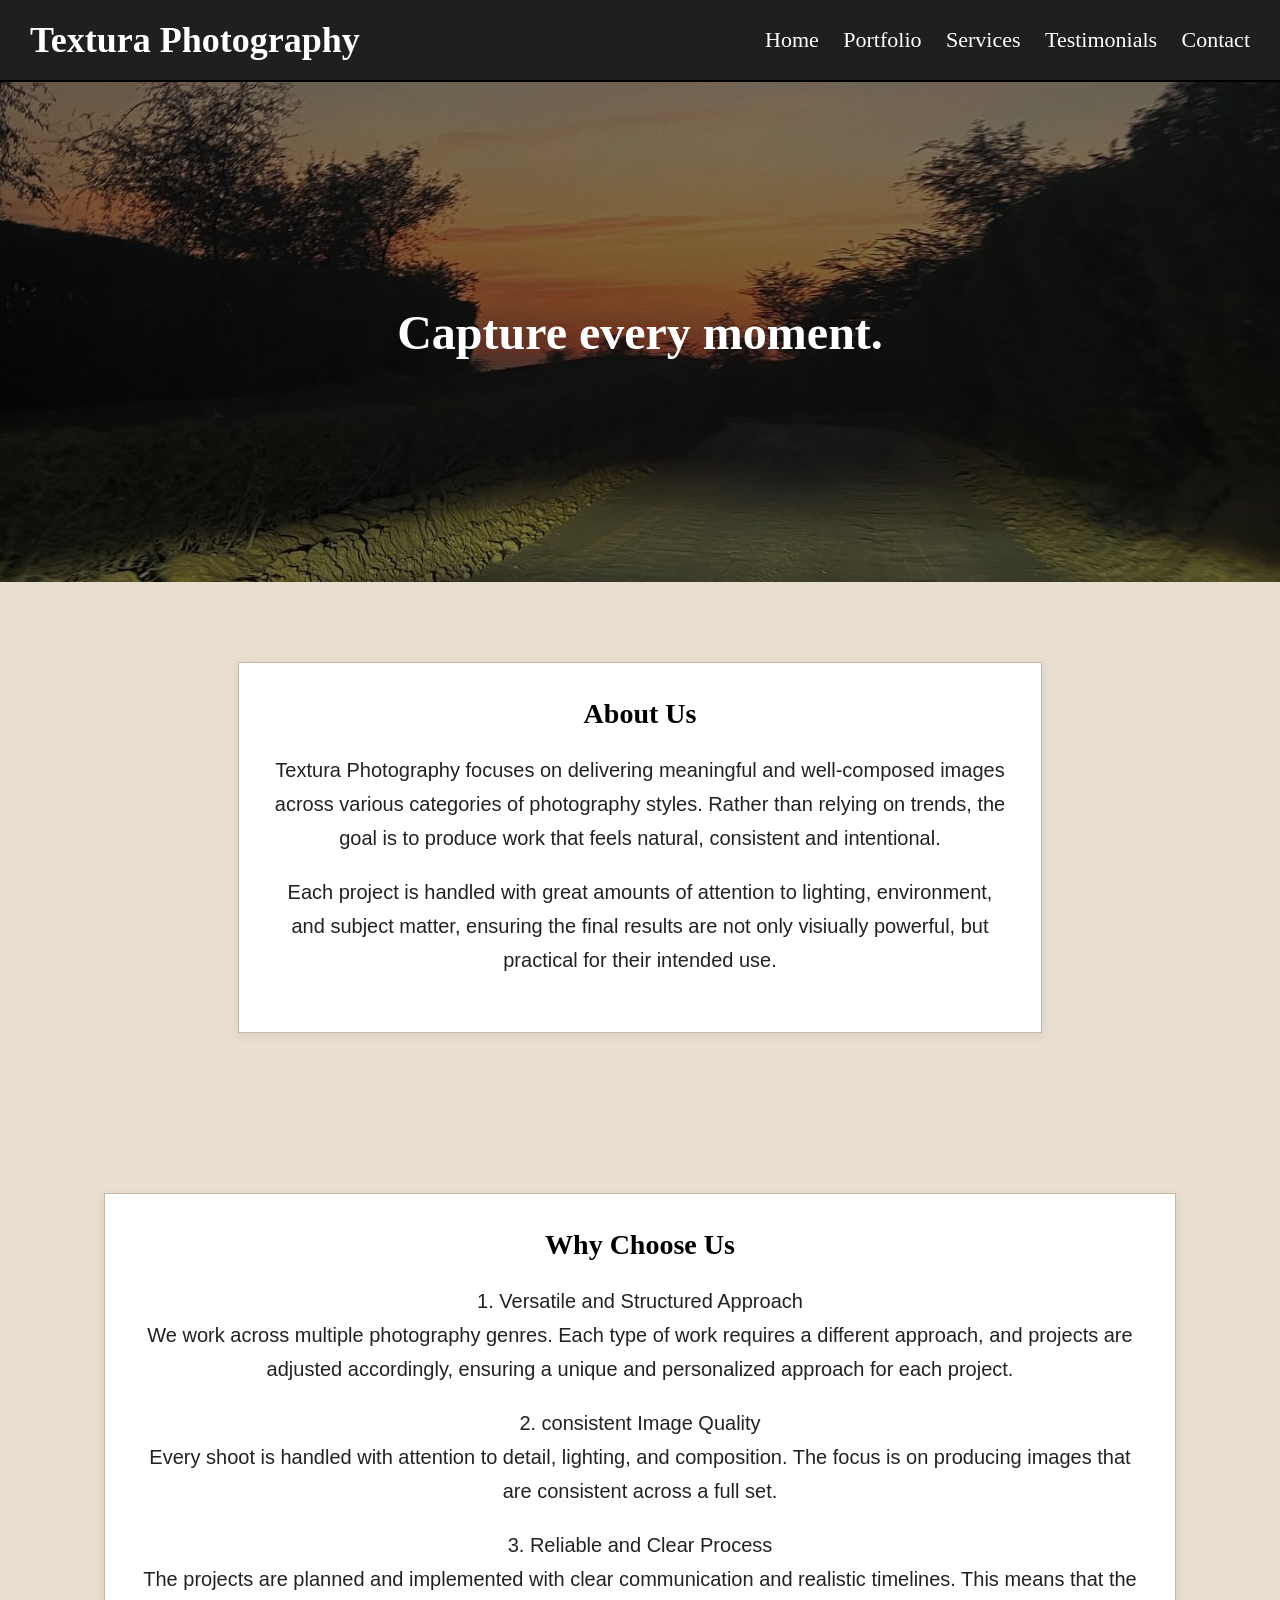
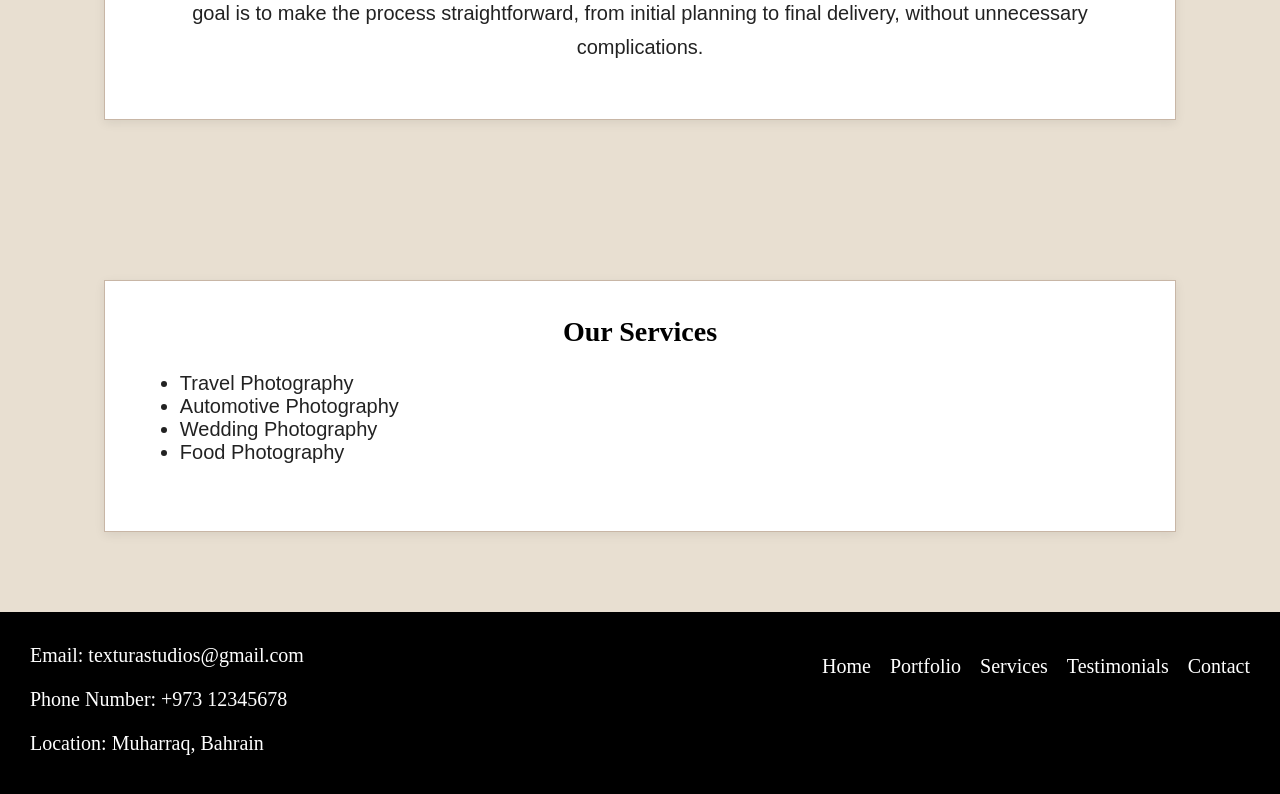
<file: index.html>
<!DOCTYPE html>
<html lang="en">
<head>
    <meta charset="UTF-8">
    <meta name="viewport" content="width=device-width, initial-scale=1.0">
    <title>Textura Photography</title>
    <link rel="stylesheet" href="style.css">
</head>
<body>

    <header>
        <h1>Textura Photography</h1>

        <nav>
            <a href="index.html">Home</a>
            <a href="portfolio.html">Portfolio</a>
            <a href="services.html">Services</a>
            <a href="testimonials.html">Testimonials</a>
            <a href="contact.html">Contact</a>
        </nav>
    </header>
    <section class="slogan">
        <h2>Capture every moment.</h2>
    </section>

    <section class="welcome-content">
        <div class="content-box small">
            <h2>About Us</h2>
            <p>Textura Photography focuses on delivering meaningful and well-composed images across various categories of photography styles. Rather than relying on trends, the goal is to produce work that feels natural, consistent and intentional.
            </p>
            <p>Each project is handled with great amounts of attention to lighting, environment, and subject matter, ensuring the final results are not only visiually powerful, but practical for their intended use.</p>
        </div>
    </section>

    <section class="why-content">
        <div class="content-box large">
            <h2>Why Choose Us</h2>
            <p>1. Versatile and Structured Approach<br />We work across multiple photography genres. Each type of work requires a different approach, and projects are adjusted accordingly, ensuring a unique and personalized approach for each project.</p>
            <p>2. consistent Image Quality<br />Every shoot is handled with attention to detail, lighting, and composition. The focus is on producing images that are consistent across a full set.</p>
            <p>3. Reliable and Clear Process<br />The projects are planned and implemented with clear communication and realistic timelines. This means that the goal is to make the process straightforward, from initial planning to final delivery, without unnecessary complications.</p>
        </div>
    </section>

    <section class="services-content">
        <div class="content-box large">
            <h2>Our Services</h2>
            <ul>
            <li>Travel Photography</li>
            <li>Automotive Photography</li>
            <li>Wedding Photography</li>
            <li> Food Photography</li>
            </ul>
        </div>
    </section>

    <footer>
        <div class="footer-details">
            <p>Email: texturastudios@gmail.com</p>
            <p>Phone Number: +973 12345678</p>
            <p>Location: Muharraq, Bahrain</p>
        </div>

        <div class="footer-nav">
            <a href="index.html">Home</a>
            <a href="portfolio.html">Portfolio</a>
            <a href="services.html">Services</a>
            <a href="testimonials.html">Testimonials</a>
            <a href="contact.html">Contact</a>
        </div>
    </footer>

</body>
</html>
</file>
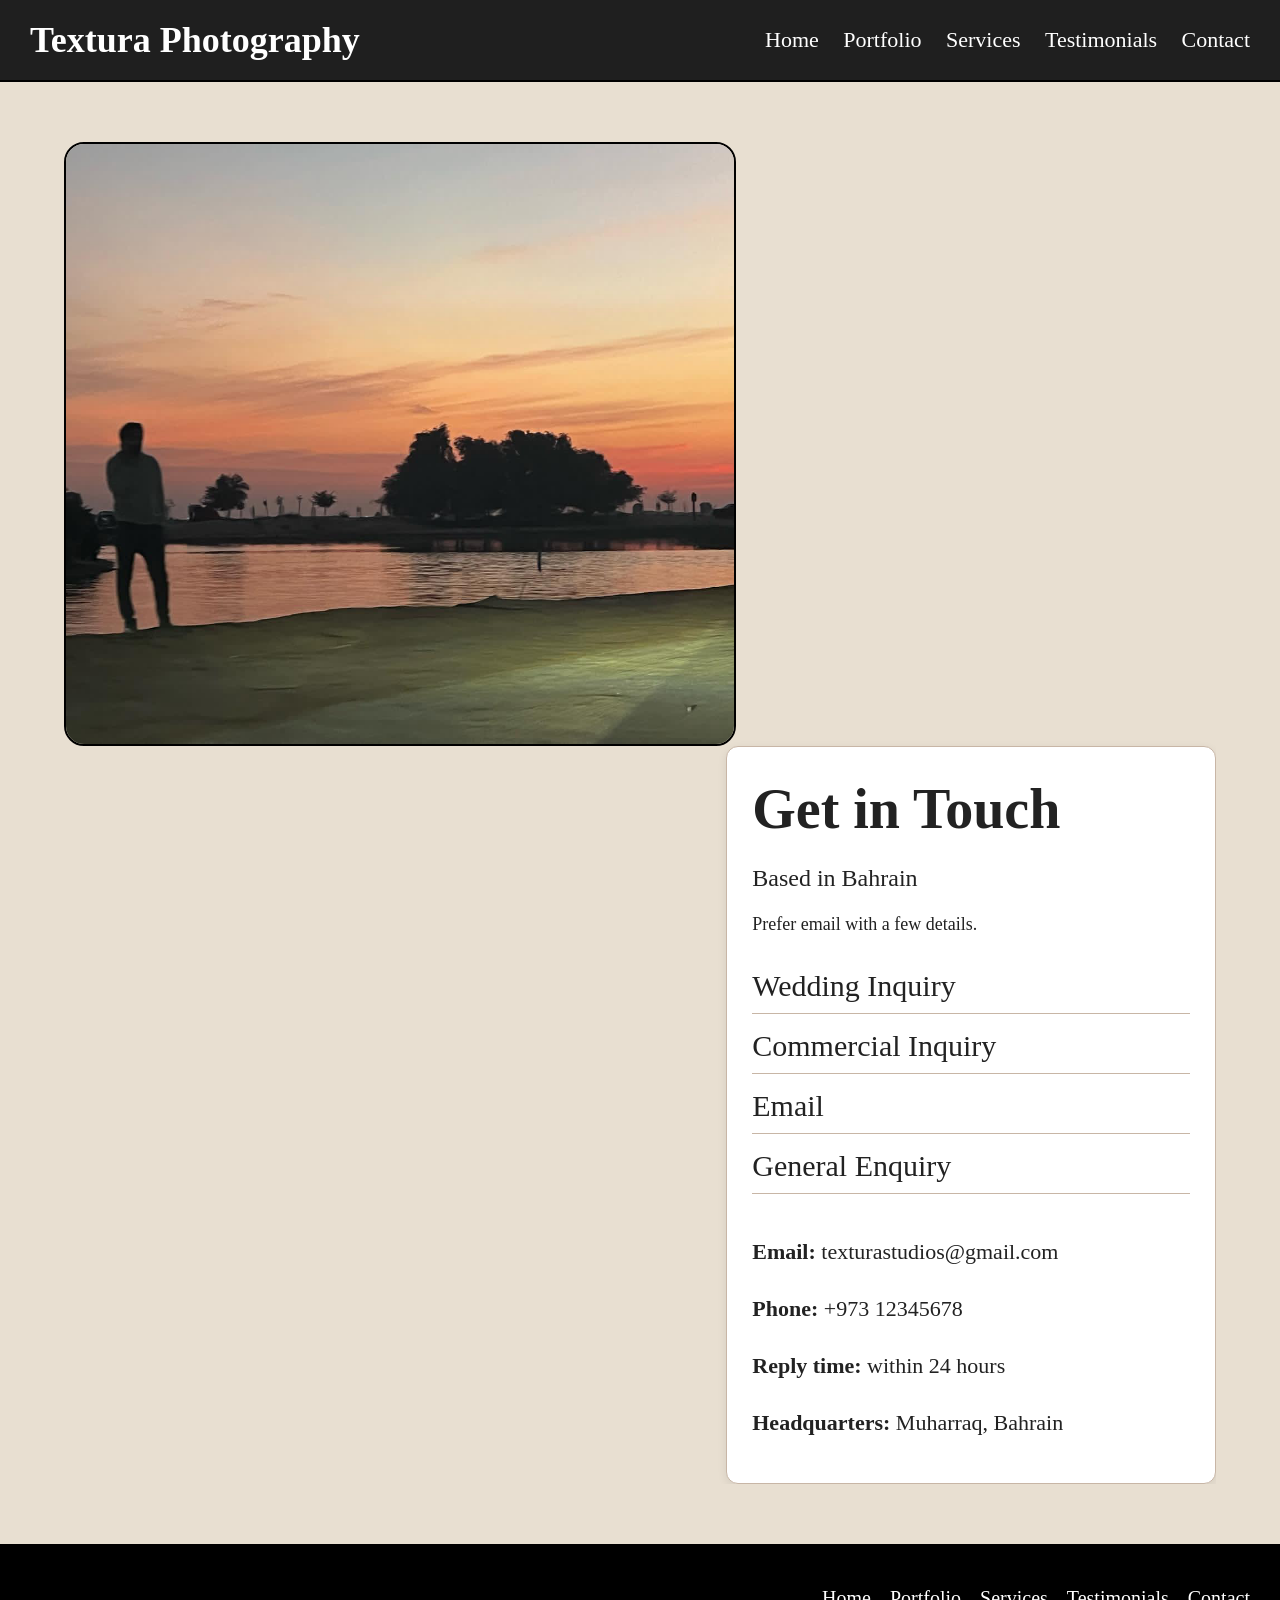
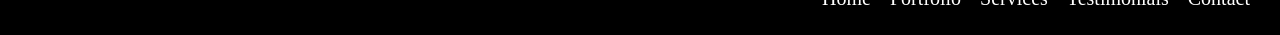
<file: contact.html>
<!DOCTYPE html>
<html lang="en">
<head>
    <meta charset="UTF-8">
    <meta name="viewport" content="width=device-width, initial-scale=1.0">
    <title>Contact - Textura Photography</title>
    <link rel="stylesheet" href="style.css">
</head>
<body>

    <header>
        <h1>Textura Photography</h1>

        <nav>
            <a href="index.html">Home</a>
            <a href="portfolio.html">Portfolio</a>
            <a href="services.html">Services</a>
            <a href="testimonials.html">Testimonials</a>
            <a href="contact.html">Contact</a>
        </nav>
    </header>

    <section class="contact-page">
        <div class="contact-image">
            <img src="images/Contactimage.JPEG" alt="Photography contact image">
        </div>

        <div class="contact-details-box">
            <h2>Get in Touch</h2>

            <p class="contact-location">Based in Bahrain</p>
            <p class="contact-intro">Prefer email with a few details.</p>

            <div class="contact-links">
                <a href="mailto:texturastudios@gmail.com?subject=Wedding%20Inquiry">Wedding Inquiry</a>
                <a href="mailto:texturastudios@gmail.com?subject=Commercial%20Inquiry">Commercial Inquiry</a>
                <a href="mailto:texturastudios@gmail.com">Email</a>
                <a href="mailto:texturastudios@gmail.com?subject=General%20Enquiry">General Enquiry</a>
            </div>

            <div class="contact-info">
                <p><strong>Email:</strong> texturastudios@gmail.com</p>
                <p><strong>Phone:</strong> +973 12345678</p>
                <p><strong>Reply time:</strong> within 24 hours</p>
                <p><strong>Headquarters:</strong> Muharraq, Bahrain</p>
            </div>
        </div>
    </section>

    <footer>

        <div class="footer-nav">
            <a href="index.html">Home</a>
            <a href="portfolio.html">Portfolio</a>
            <a href="services.html">Services</a>
            <a href="testimonials.html">Testimonials</a>
            <a href="contact.html">Contact</a>
        </div>
    </footer>
</file>
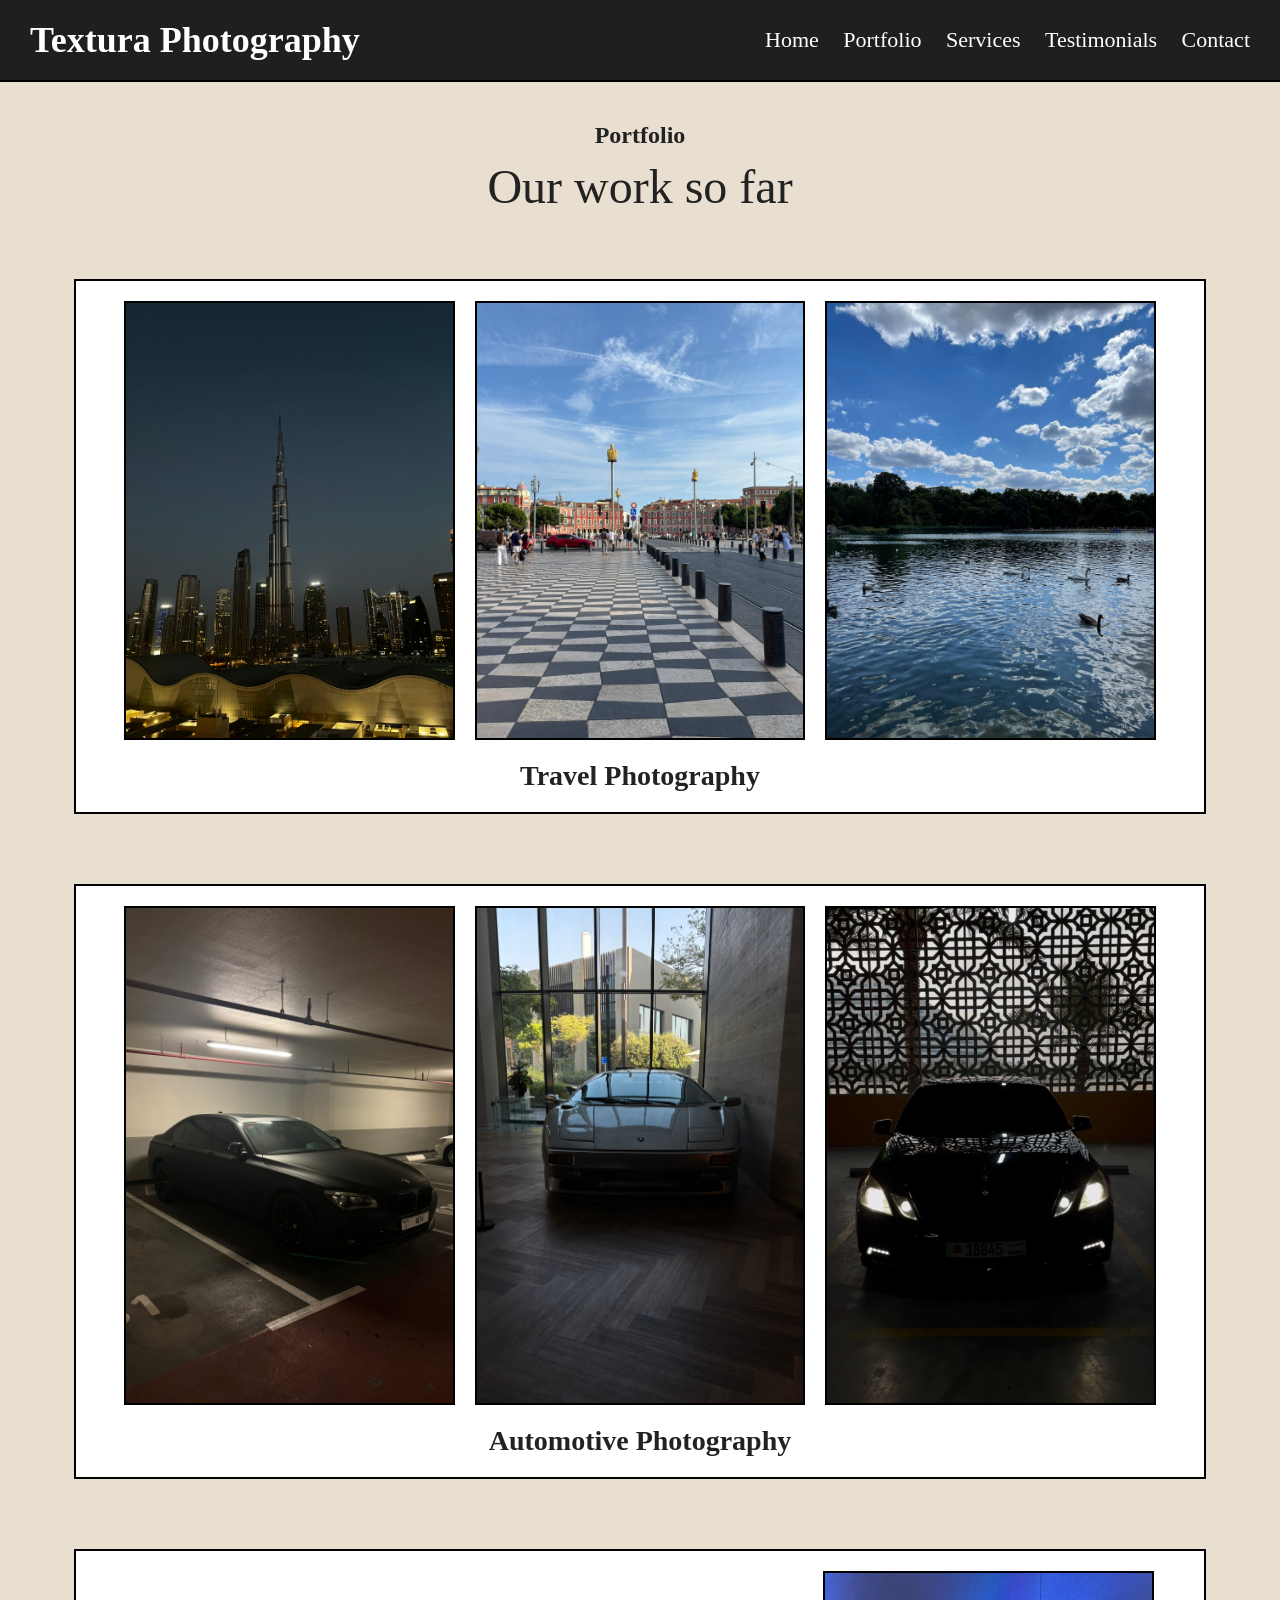
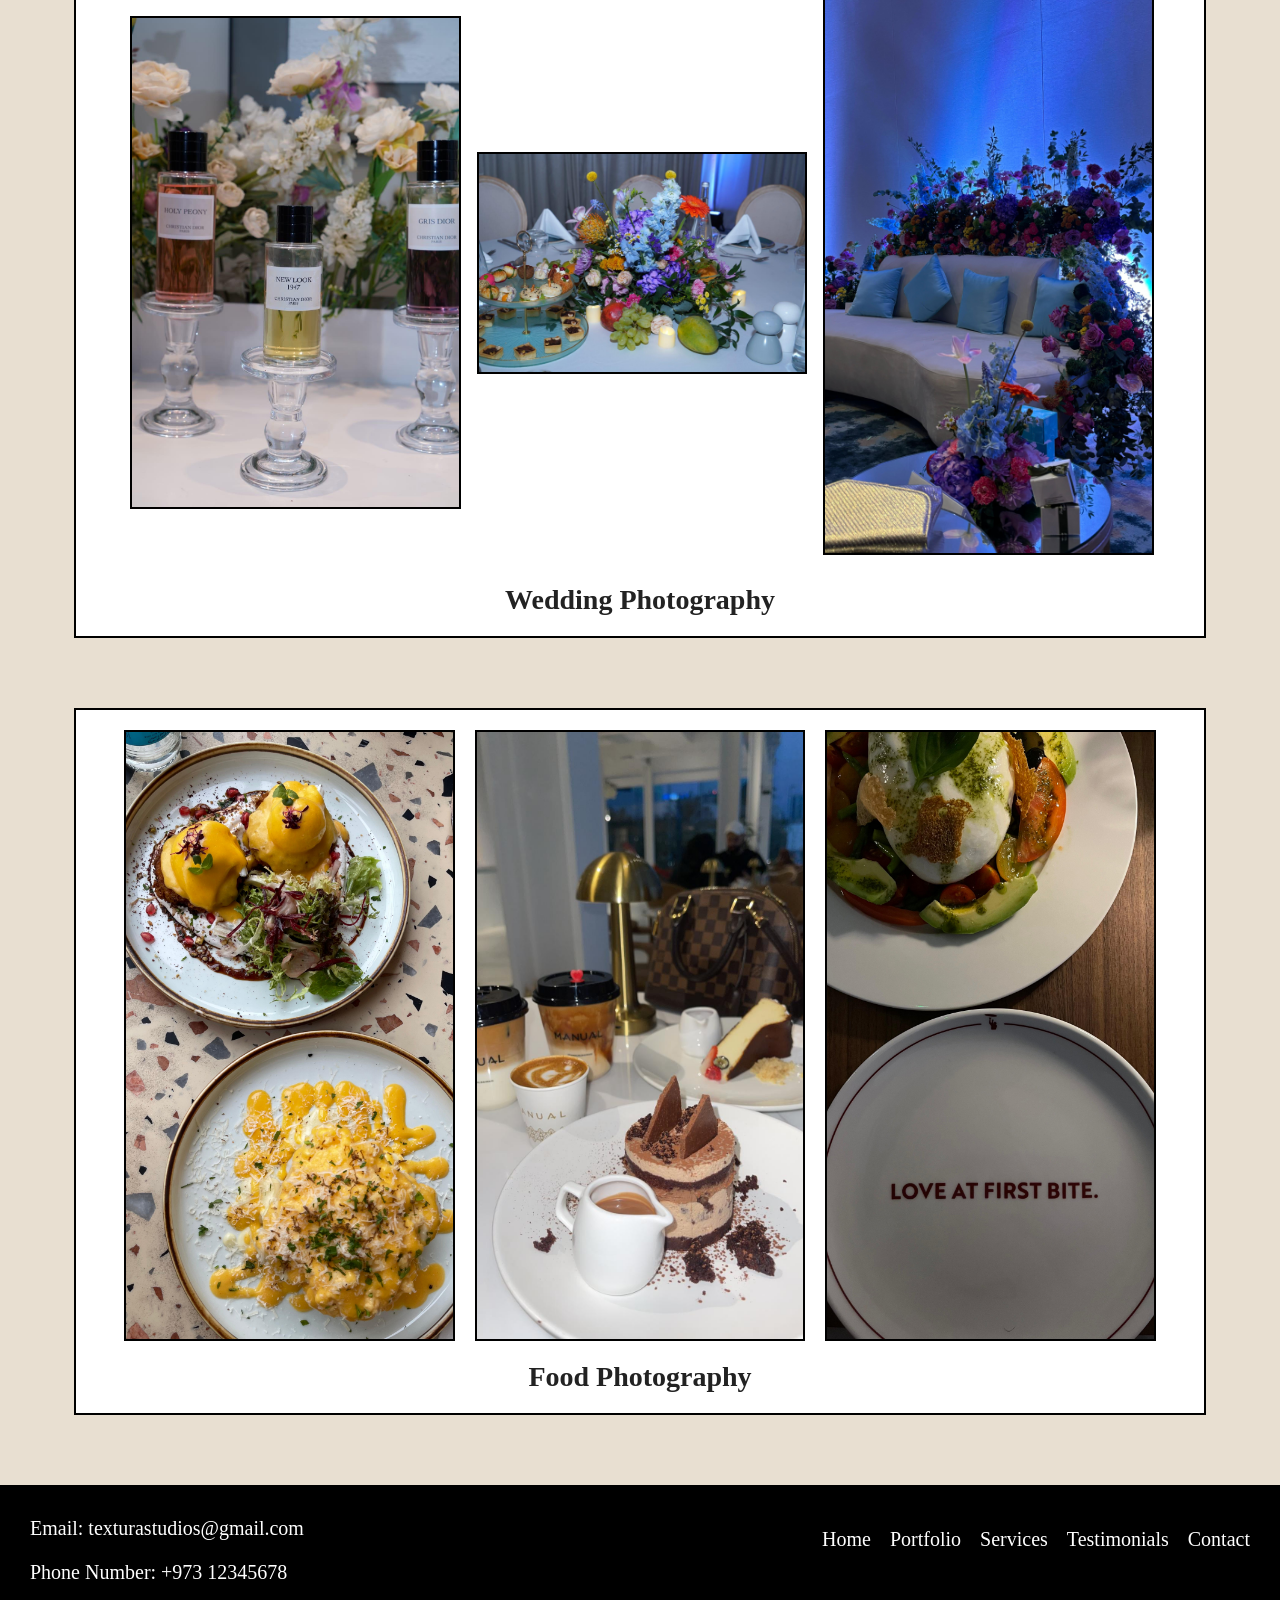
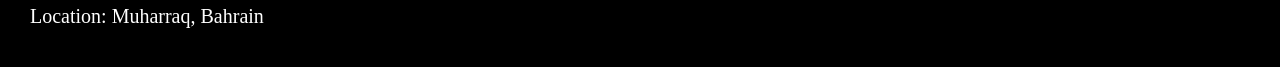
<file: portfolio.html>
<!DOCTYPE html>
<html lang="en">
<head>
    <meta charset="UTF-8">
    <meta name="viewport" content="width=device-width, initial-scale=1.0">
    <title>Portfolio - Textura Photography</title>
    <link rel="stylesheet" href="style.css">
</head>
<body>

    <header>
        <h1>Textura Photography</h1>

        <nav>
            <a href="index.html">Home</a>
            <a href="portfolio.html">Portfolio</a>
            <a href="services.html">Services</a>
            <a href="testimonials.html">Testimonials</a>
            <a href="contact.html">Contact</a>
        </nav>
    </header>

    <section class="portfolio-heading">
        <h2>Portfolio</h2>
        <p>Our work so far</p>
    </section>

    <section class="portfolio-category">
        <div class="portfolio-box">
            <div class="portfolio-images three-column">
                <img src="images/travel1.JPEG" alt="Travel photography image 1">
                <img src="images/travel2.JPEG" alt="Travel photography image 2">
                <img src="images/travel3.JPEG" alt="Travel photography image 3">
            </div>

            <h3>Travel Photography</h3>
        </div>
    </section>

    <section class="portfolio-category">
        <div class="portfolio-box">
            <div class="portfolio-images three-column">
                <img src="images/car1.JPEG" alt="Automotive photography image 1">
                <img src="images/car2.JPEG" alt="Automotive photography image 2">
                <img src="images/car3.png" alt="Automotive photography image 3">
            </div>

            <h3>Automotive Photography</h3>
        </div>
    </section>

    <section class="portfolio-category">
        <div class="portfolio-box">
            <div class="wedding-layout">
              <div class="wedding-left">
                <img src="images/wedding1.JPEG" alt ="Wedding photography image 1">
              </div>
                <div class="wedding-center">
                    <img src="images/wedding3.JPEG" alt="Wedding photography image 3">
                </div>
                <div class="wedding-right">
                    <img src="images/wedding2.JPEG" alt="Wedding photography image 2">
                </div>
              </div>
              <h3>Wedding Photography</h3>
        </div>
    </section>

    <section class="portfolio-category">
        <div class="portfolio-box">
            <div class="portfolio-images three-column">
                <img src="images/food1.JPEG" alt="Food photography image 1">
                <img src="images/food2.JPEG" alt="Food photography image 2">
                <img src="images/food3.JPEG" alt="Food photography image 3">
            </div>

            <h3>Food Photography</h3>
        </div>
    </section>

   <footer>
        <div class="footer-details">
            <p>Email: texturastudios@gmail.com</p>
            <p>Phone Number: +973 12345678</p>
            <p>Location: Muharraq, Bahrain</p>
        </div>

        <div class="footer-nav">
            <a href="index.html">Home</a>
            <a href="portfolio.html">Portfolio</a>
            <a href="services.html">Services</a>
            <a href="testimonials.html">Testimonials</a>
            <a href="contact.html">Contact</a>
        </div>
    </footer>

</body>
</html>
</file>
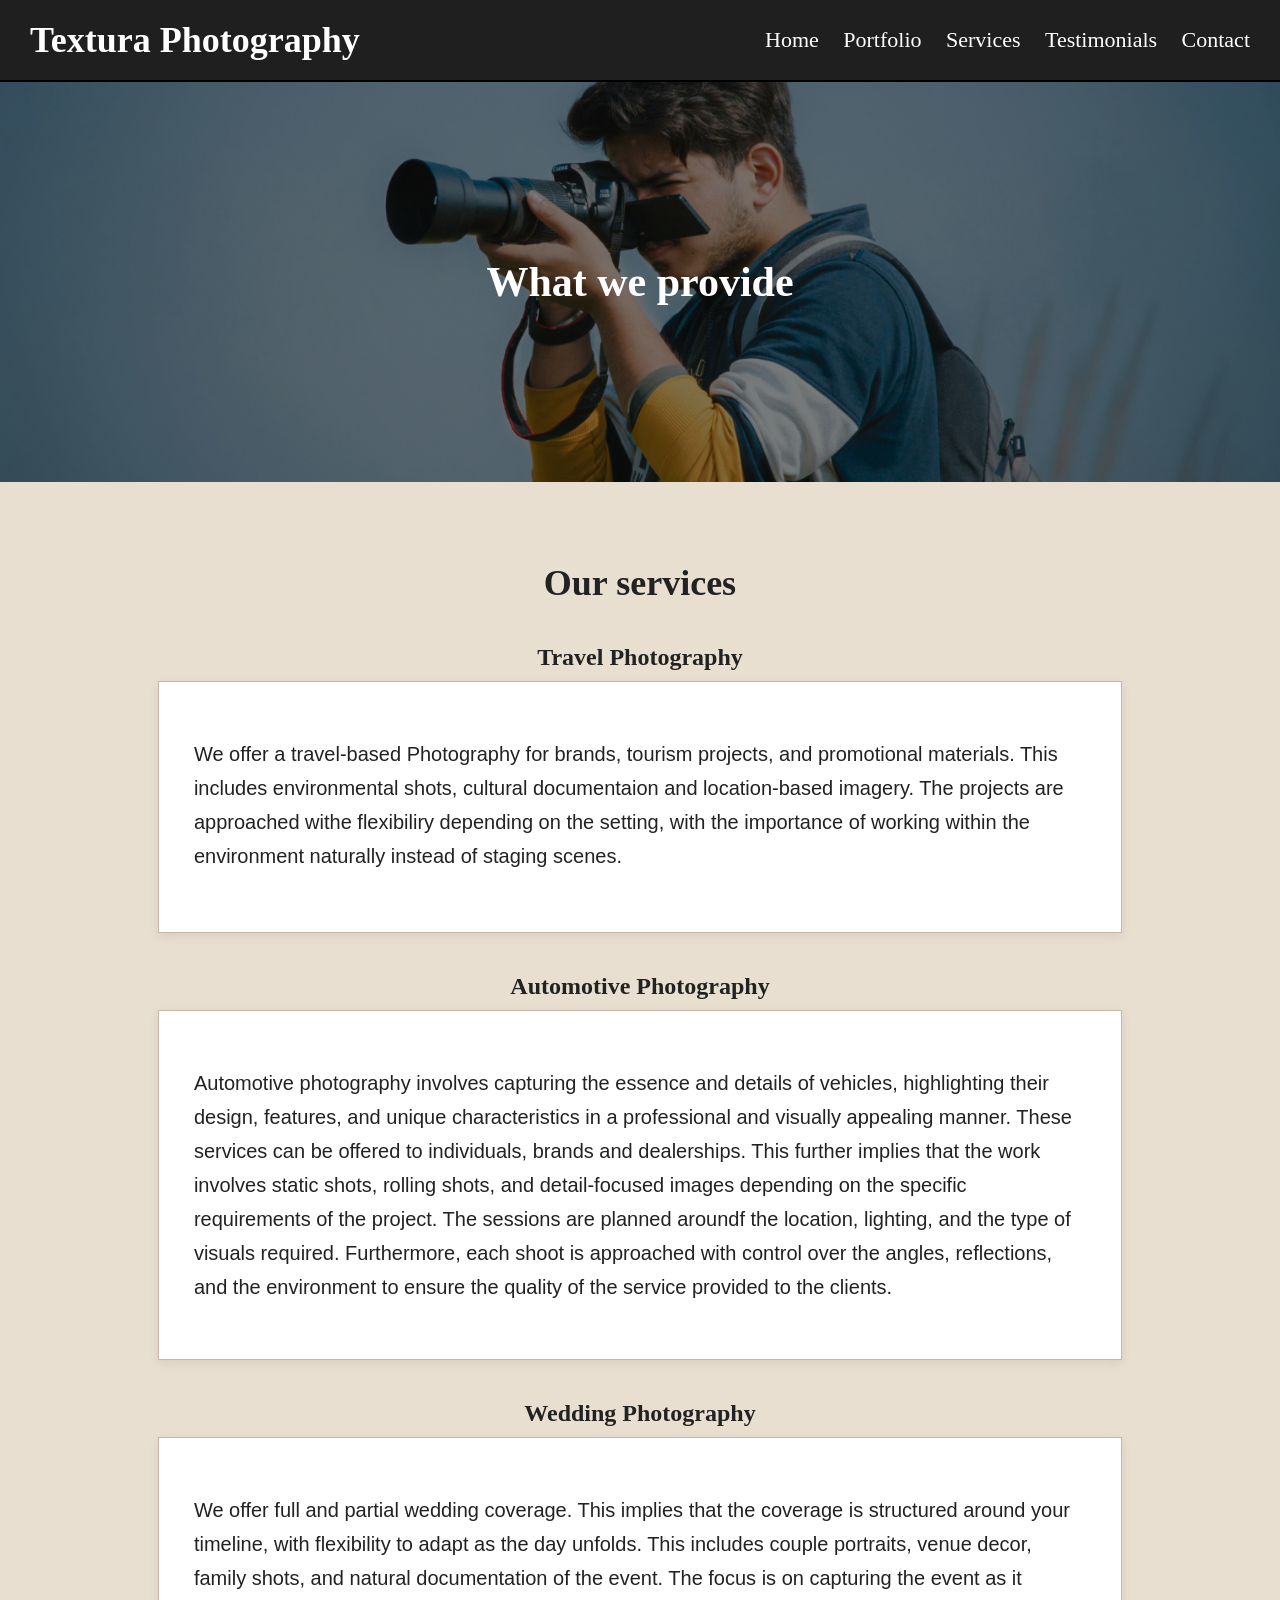
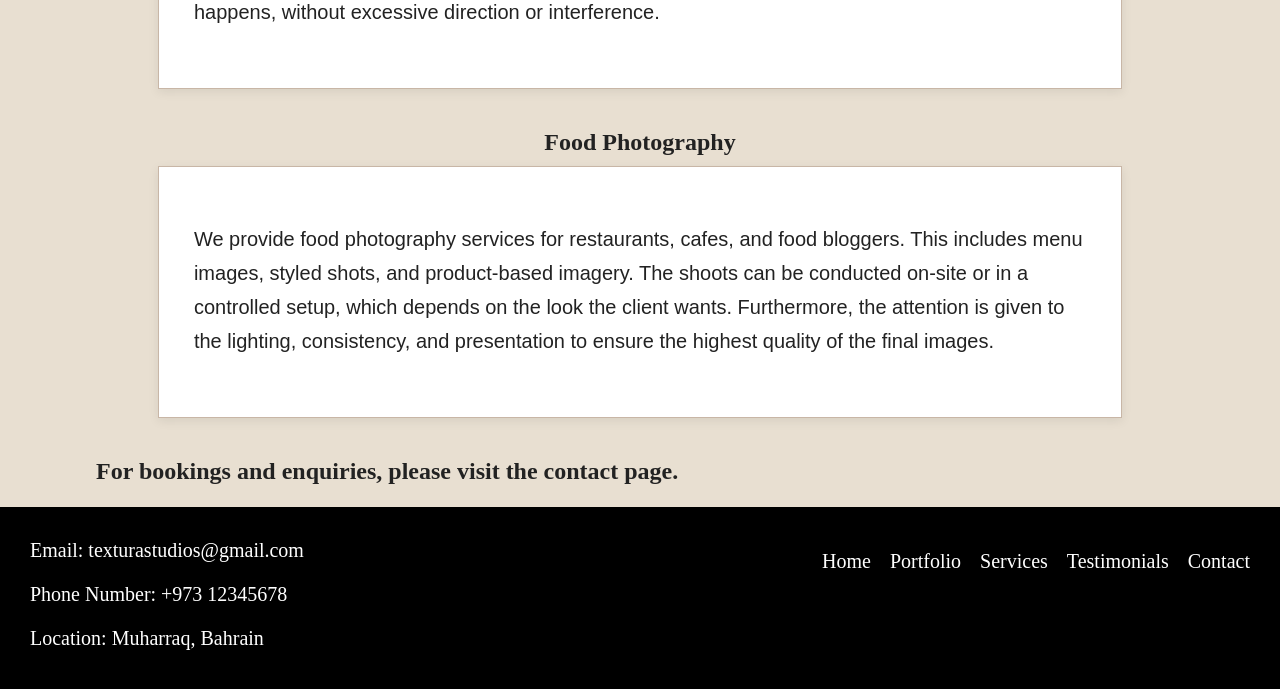
<file: services.html>
<!DOCTYPE html>
<html lang="en">
<head>
    <meta charset="UTF-8">
    <meta name="viewport" content="width=device-width, initial-scale=1.0">
    <title>Services - Textura Photography</title>
    <link rel="stylesheet" href="style.css">
</head>
<body>

    <header>
        <h1>Textura Photography</h1>

        <nav>
            <a href="index.html">Home</a>
            <a href="portfolio.html">Portfolio</a>
            <a href="services.html">Services</a>
            <a href="testimonials.html">Testimonials</a>
            <a href="contact.html">Contact</a>
        </nav>
    </header>

    <section class="services-image">
        <h2>What we provide</h2>
    </section>

    <section class="services-heading">
        <h2>Our services</h2>
    </section>

    <section class="service-block">
        <h3>Travel Photography</h3>
        <div class="content-box large">
            <p>We offer a travel-based Photography for brands, tourism projects, and promotional materials. This includes environmental shots, cultural documentaion and location-based imagery. The projects are approached withe flexibiliry depending on the setting, with the importance of working within the environment naturally instead of staging scenes.</p>
        </div>
    </section>

    <section class="service-block">
        <h3>Automotive Photography</h3>
        <div class="content-box large">
            <p>Automotive photography involves capturing the essence and details of vehicles, highlighting their design, features, and unique characteristics in a professional and visually appealing manner. These services can be offered to individuals, brands and dealerships. This further implies that the work involves static shots, rolling shots, and detail-focused images depending on the specific requirements of the project. The sessions are planned aroundf the location, lighting, and the type of visuals required. Furthermore, each shoot is approached with control over the angles, reflections, and the environment to ensure the quality of the service provided to the clients.</p>
        </div>
    </section>

    <section class="service-block">
        <h3>Wedding Photography</h3>
        <div class="content-box large">
            <p>We offer full and partial wedding coverage. This implies that the coverage is structured around your timeline, with flexibility to adapt as the day unfolds. This includes couple portraits, venue decor, family shots, and natural documentation of the event. The focus is on capturing the event as it happens, without excessive direction or interference.</p>
        </div>
    </section>

    <section class="service-block">
        <h3>Food Photography</h3>
        <div class="content-box large">
            <p>We provide food photography services for restaurants, cafes, and food bloggers. This includes menu images, styled shots, and product-based imagery. The shoots can be conducted on-site or in a controlled setup, which depends on the look the client wants. Furthermore, the attention is given to the lighting, consistency, and presentation to ensure the highest quality of the final images.</p>
        </div>
    </section>

    <section class="services-closing">
        <h2>For bookings and enquiries, please visit the contact page.</h2>
    </section>

    <footer>
        <div class="footer-details">
            <p>Email: texturastudios@gmail.com</p>
            <p>Phone Number: +973 12345678</p>
            <p>Location: Muharraq, Bahrain</p>
        </div>

        <div class="footer-nav">
            <a href="index.html">Home</a>
            <a href="portfolio.html">Portfolio</a>
            <a href="services.html">Services</a>
            <a href="testimonials.html">Testimonials</a>
            <a href="contact.html">Contact</a>
        </div>
    </footer>

</body>
</html>
</file>
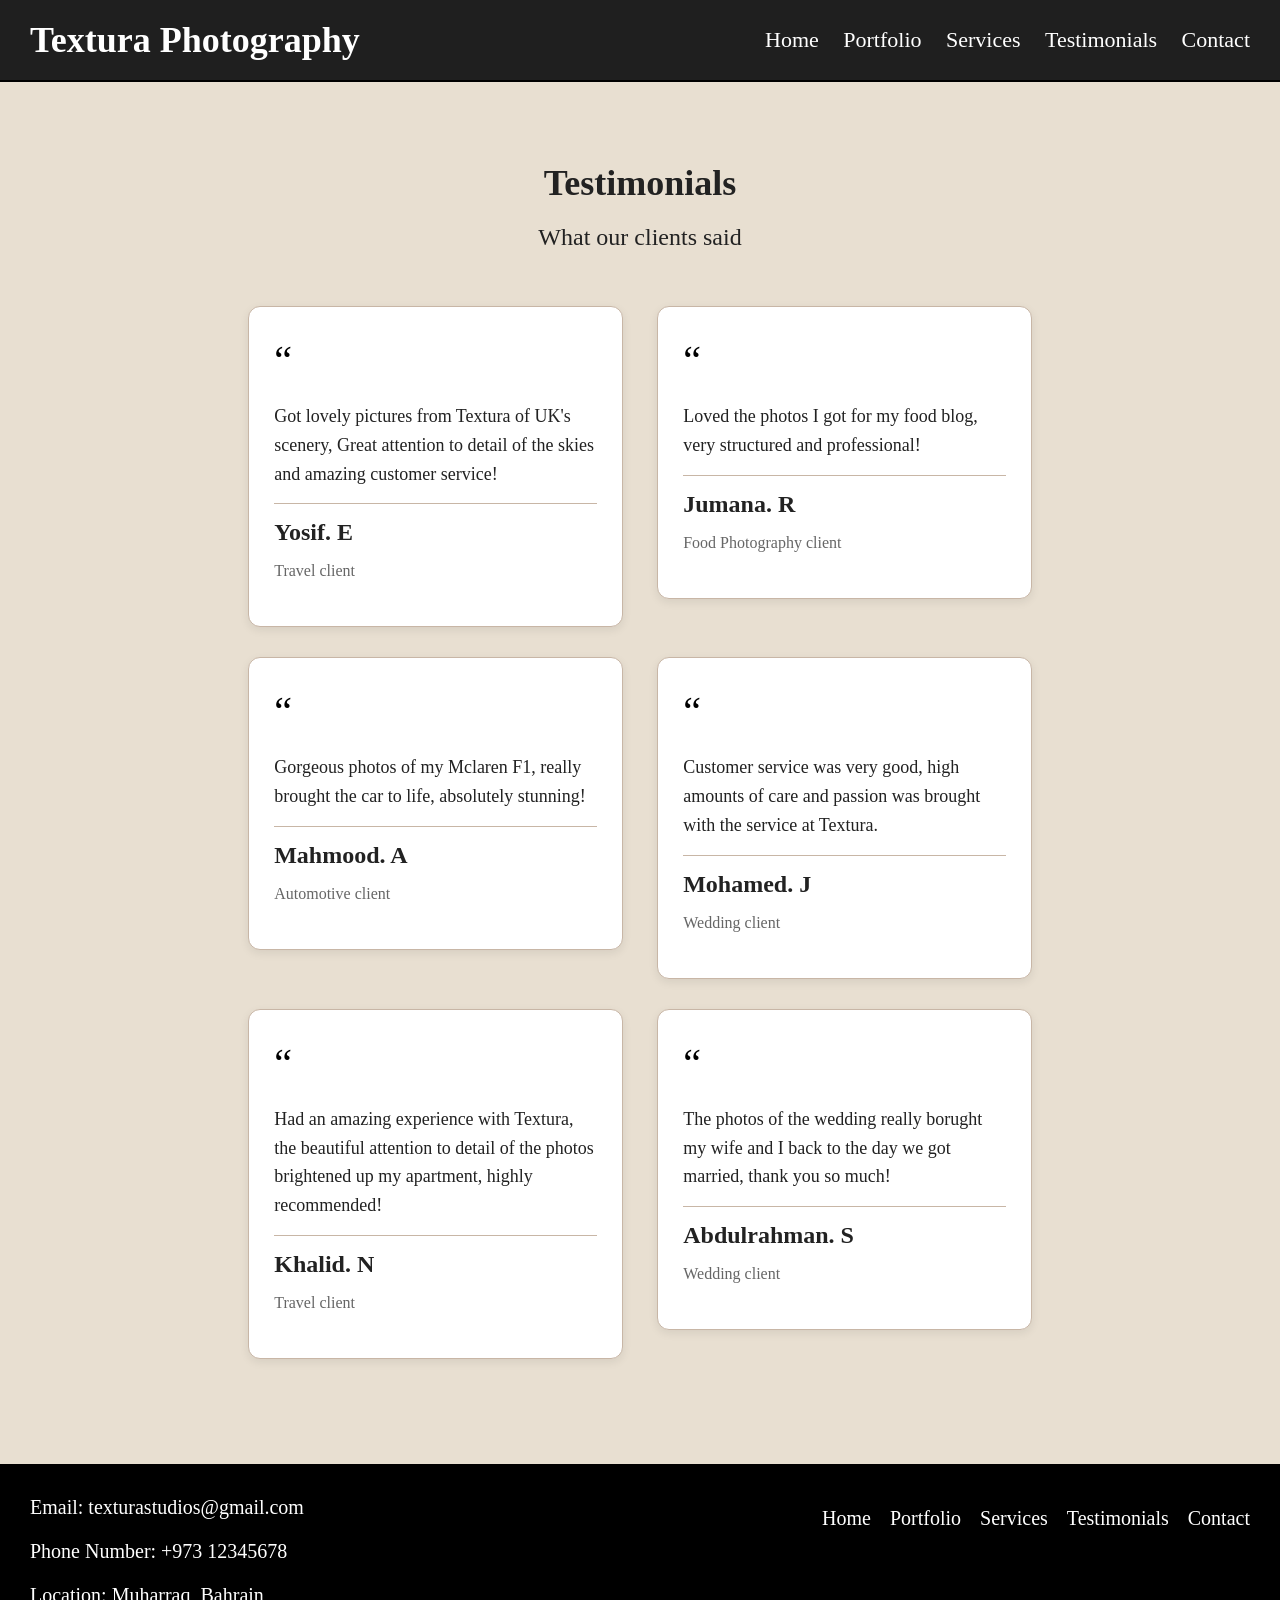
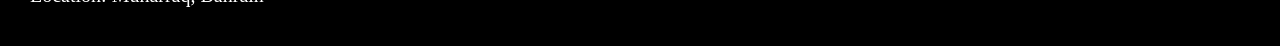
<file: testimonials.html>
<!DOCTYPE html>
<html lang="en">
<head>
    <meta charset="UTF-8">
    <meta name="viewport" content="width=device-width, initial-scale=1.0">
    <title>Testimonials - Textura Photography</title>
    <link rel="stylesheet" href="style.css">
</head>
<body>

    <header>
        <h1>Textura Photography</h1>

        <nav>
            <a href="index.html">Home</a>
            <a href="portfolio.html">Portfolio</a>
            <a href="services.html">Services</a>
            <a href="testimonials.html">Testimonials</a>
            <a href="contact.html">Contact</a>
        </nav>
    </header>

    <section class="testimonials-heading">
        <h2>Testimonials</h2>
        <p>What our clients said</p>
    </section>

    <section class="testimonials-grid">

        <div class="testimonials-box">
            <div class="quote-symbol">“</div>
            <p class="testimonials-text">Got lovely pictures from Textura of UK's scenery, Great attention to detail of the skies and amazing customer service!</p>
            <div class="testimonials-line"></div>
            <h3>Yosif. E</h3>
            <p class="client-type">Travel client</p>
        </div>

        <div class="testimonials-box">
            <div class="quote-symbol">“</div>
            <p class="testimonials-text">Loved the photos I got for my food blog, very structured and professional!</p>
            <div class="testimonials-line"></div>
            <h3>Jumana. R</h3>
            <p class="client-type">Food Photography client</p>
        </div>

        <div class="testimonials-box">
            <div class="quote-symbol">“</div>
            <p class="testimonials-text">Gorgeous photos of my Mclaren F1, really brought the car to life, absolutely stunning!</p>
            <div class="testimonials-line"></div>
            <h3>Mahmood. A</h3>
            <p class="client-type">Automotive client</p>
        </div>

        <div class="testimonials-box">
            <div class="quote-symbol">“</div>
            <p class="testimonials-text">Customer service was very good, high amounts of care and passion was brought with the service at Textura.</p>
            <div class="testimonials-line"></div>
            <h3>Mohamed. J</h3>
            <p class="client-type">Wedding client</p>
        </div>

        <div class="testimonials-box">
            <div class="quote-symbol">“</div>
            <p class="testimonials-text">Had an amazing experience with Textura, the beautiful attention to detail of the photos brightened up my apartment, highly recommended!</p>
            <div class="testimonials-line"></div>
            <h3>Khalid. N</h3>
            <p class="client-type">Travel client</p>
        </div>

        <div class="testimonials-box">
            <div class="quote-symbol">“</div>
            <p class="testimonials-text">The photos of the wedding really borught my wife and I back to the day we got married, thank you so much!</p>
            <div class="testimonials-line"></div>
            <h3>Abdulrahman. S</h3>
            <p class="client-type">Wedding client</p>
        </div>

    </section>

    <footer>
        <div class="footer-details">
            <p>Email: texturastudios@gmail.com</p>
            <p>Phone Number: +973 12345678</p>
            <p>Location: Muharraq, Bahrain</p>
        </div>

        <div class="footer-nav">
            <a href="index.html">Home</a>
            <a href="portfolio.html">Portfolio</a>
            <a href="services.html">Services</a>
            <a href="testimonials.html">Testimonials</a>
            <a href="contact.html">Contact</a>
        </div>
    </footer>

</body>
</html>
</file>
<file: style.css>
body {
    font-family: Arial, sans-serif;
    background-color: #e8dfd1;
    color: #222222;
    margin: 0;
}


header {
    background-color: #1f1f1f;
    color: #ffffff;
    height: 80px;
    padding: 0 30px;
    border-bottom: 2px solid #000000;
    overflow: hidden;
}

header h1 {
    float: left;
    margin: 0;
    font-size: 36px;
    font-family: Garamond;
    line-height: 80px;
}

nav {
    float: right;
    margin: 0;
    line-height: 80px;
}

nav a {
    color: #ffffff;
    text-decoration: none;
    margin-left: 20px;
    font-size: 22px;
    font-family: Garamond;
    line-height: 80px;
}

nav a:hover {
    color: #d4a373;
    border-bottom: 2px solid #d4a373;
}

.slogan {
    background-image:linear-gradient(rgba(0,0,0,0.5), rgba(0,0,0,0.5)), url("images/featuredimage.JPEG");
    background-size: cover;
    height: 500px;
    background-position: center 80%;
    text-align: center;
    color: #ffffff;
    display: flex;
    justify-content: center;
    align-items: center;
}

.slogan h2 {
    font-size: 48px;
    font-weight: bold;
    font-family: Garamond;
    margin: 0;
}


.welcome-content,
.why-content {
    text-align: center;
    padding: 80px 30px;
}

.services-content {
    text-align: left;
    padding: 80px 30px;
    font-size: 20px;
}

.services-content h2 {
    text-align: center;
}


.content-box {
    background-color: #ffffff;
    border: 1px solid #c8b6a6;
    margin: 0 auto;
    padding: 35px;
    box-shadow: 0 3px 10px rgba(0, 0, 0, 0.08);
}

.small {
    width: 60%;
}

.large {
    width: 82%;
    min-height: 180px;
}

.content-box h2 {
    margin-top: 0;
    font-size: 28px;
    color: #000000;
    font-family: Garamond, serif;
}

.content-box p {
    line-height: 1.7;
    font-size: 20px;
}


footer {
    background-color: #000000;
    color: #ffffff;
    padding: 25px 30px;
    overflow: hidden;
}

.footer-details {
    float: left;
    line-height: 1.8;
}

.footer-details p {
    margin: 0 0 8px 0;
    font-family: Garamond;
    font-size: 20px;
}

.footer-nav {
    float: right;
    margin-top: 18px;
    font-family: Garamond;
}

.footer-nav a {
    color: #ffffff;
    text-decoration: none;
    margin-left: 15px;
    font-family: Garamond;
    font-size: 20px;
}

.footer-nav a:hover {
    color: #d4a373;
}

.portfolio-heading{
    margin-top: 40px;
    margin-bottom: 65px;
}

.portfolio-heading h2 {
    text-align: center;
    font-size: 24px;
    margin-bottom: 10px;
    font-family: Garamond;
}

.portfolio-heading p {
    font-family: Garamond;
    font-size: 48px;
    text-align: center;
    margin: 0;
}

.portfolio-category {
text-align: center;
margin-bottom: 70px;
}

.portfolio-box {
width: 85%;
margin: 0 auto;
padding: 20px;
border: 2px solid #000000;
background-color: #ffffff;
}

.portfolio-images {
display: flex;
justify-content: center;
gap: 20px;
margin-bottom: 20px;
}

.portfolio-images img {
width: 30%;
height: auto;
object-fit: cover;
border: 2px solid #000000;
}

.portfolio-box h3 {
font-family: Garamond;
font-size: 28px;
margin:0;
text-align: center;
}

.wedding-layout {
display: flex;
justify-content: center;
align-items: center;
gap: 20px;
margin-bottom: 25px;

}

.wedding-left,.wedding-right, .wedding-center{
width: 30%;
}

.wedding-left img, .wedding-right img, .wedding-center img {
width: 100%;
height: auto;
object-fit: cover;
border: 2px solid #000000;
}

.services-heading{
    width: 85%;
    margin: 80px auto 40px auto;
}

.services-heading h2{
    font-family: Garamond;
    font-size: 36px;
    text-align: center;
    margin-bottom: 5px;
}

.services-heading p {
    font-family: Garamond;
    font-size: 36px;
    margin-top: 0;
}

.service-block {
    width: 85%;
    margin: 0 auto 40px auto;
}

.service-block h3 {
    text-align: center;
    font-size: 24px;
    font-family: Garamond;
    margin-bottom: 10px;
}

.services-closing {
    text-align: left;
    width: 85%;
    margin: 22px auto;
    font-family: Garamond;
}

.services-image {
    background-image: linear-gradient(rgba(0,0,0,0.5), rgba(0,0,0,0.5)), url("images/serviceimage.jpg");
    background-size: cover;
    height: 400px;
    background-position: center;
    text-align: center;
    color: #ffffff;
    display: flex;
    justify-content: center;
    align-items: center;
}

.services-image h2 {
    font-size: 42px;
    font-weight: bold;
    font-family: Garamond;
    margin:0;
}

.testimonials-heading {
    text-align: center;
    margin: 80px 0 40px 0;
}

.testimonials-heading h2 {
    font-family: Garamond;
    font-size: 36px;
    margin-bottom: 20px;
}

.testimonials-heading p {
    font-family: Garamond;
    font-size: 24px;
    margin-top: 0;
}

.testimonials-box {
     display: inline-block;
    width: 28%;
    margin: 15px;
    padding: 30px 25px;
    border: 1px solid #c8b6a6;
    background-color: #ffffff;
    box-shadow: 0 3px 10px rgba(0, 0, 0, 0.08);
    vertical-align: top;
    border-radius: 12px;
    text-align: left;
}

.testimonials-grid{
    width: 90%;
    margin: 0 auto 90px auto;
   text-align: center;
}

.quote-symbol{
font-size: 40px;
color: black;
margin-bottom: 15px;
font-family: Garamond;
}

.testimonials-text {
    font-family: Garamond;
    font-size: 18px;
    line-height: 1.6;
    margin-bottom: 10px;
}

.testimonials-line{
    border-top: 1px solid #c8b6a6;
    margin: 15px 0;
}

.testimonials-box h3 {
    font-family: Garamond;
    font-size: 24px;
    margin: 0 0 5px 0;
}

.client-type {
    font-family: Garamond;
    font-size: 16px;
    color: #666666;
}

.contact-page{
    width: 90%;
    margin: 60px auto;
    overflow: hidden;
}

.contact-image{
    float: left;
    width: 58%;
}

.contact-image img {
    width: 100%;
    height: 600px;
    object-fit: cover;
    border: 2px solid #000000;
    border-radius: 20px;
    display: block;
}

.contact-details-box {
    float: right;
    width: 38%;
    background-color: #ffffff;
    border: 1px solid #c8b6a6;
    padding: 30px 25px;
    box-shadow: 0 3px 10px rgba(0, 0, 0, 0.08);
    border-radius: 12px;
}

.contact-details-box h2 {
    font-family: Garamond;
    font-size: 56px;
    margin-top: 0;
    margin-bottom: 20px;
}

.contact-location{
    font-family: Garamond;
    font-size: 24px;
    margin-bottom: 15px;
}

.contact-intro{
    font-family: Garamond;
    font-size: 18px;
    line-height: 1.6;
    margin-bottom: 30px;
}

.contact-links a{
    display: block;
    font-family: Garamond;
    font-size: 30px;
    color: #222222;
    text-decoration: none;
    margin-bottom: 15px;
    border-bottom: 1px solid #c8b6a6;
    padding-bottom: 10px;
}

.contact-links a:hover {
    color: #d4a373;
    border-bottom: 1px solid #d4a373;
}

.contact-info{
    margin-top: 40px;
}

.contact-info p {
    font-family: Garamond;
    font-size: 22px;
    line-height: 1.6;
    margin-bottom: 12px;
}

@media screen and (max-width: 768px) {
    header{
        height: auto;
        padding: 20px;
        text-align: center;
        width: 100%;
        box-sizing: border-box;
    }

    header h1 {
        float: none;
        display: block;
        font-size: 24px;
        line-height: normal;
        margin: 10px 0;
    }

    nav {
        float: none;
        line-height: normal;
        margin: 0 0 10px 0;
        text-align: center;
    }

    nav a {
        display: inline-block;
        font-size: 16px;
        line-height: normal;
        margin: 5px 8px;
    }

    .slogan,
    .services-image {
        height: 300px;
        background-position: center;
        padding: 20px;
    }

    .slogan h2,
    .services-image h2 {
        font-size: 28px;
        line-height: 1.3;
        text-align: center;
    }

    .small,
    .large,
    .portfolio-box,
    .services-heading,
    .service-block,
    .services-closing,
    .testimonials-grid,
    .contact-page {
        width: auto;
        margin-left: 15px;
        margin-right: 15px;
    }

    .content-box, .portfolio-box, .testimonials-box, .contact-details-box, .contact-image img {
        box-sizing: border-box;
    }

    .content-box {
        padding: 20px;
    }

    .welcome-content,
    .why-content,
    .services-content {
        padding: 40px 20px;
    }

    .portfolio-heading {
        margin-top: 25px;
        margin-bottom: 35px;
    }

    .portfolio-heading p {
        font-size: 34px;
    }

    .portfolio-images {
        display: block;
        text-align: center;
    }

    .portfolio-images img {
        width: 100%;
        margin-bottom: 15px;
    }

    .wedding-layout {
        display: block;
    }

    .wedding-left,
    .wedding-right,
    .wedding-center {
        width: 100%;
        margin-bottom: 15px;
    }

    .services-heading {
        margin: 40px auto 30px auto;
    }

    .services-heading h2 {
        font-size: 28px;
    }

    .services-heading p {
        font-size: 26px;
        text-align: center;
    }

    .service-block h3 {
        font-size: 22px;
    }

    .testimonials-heading {
        margin: 40px 0 25px 0;
        text-align: center;
    }

    .testimonials-heading h2 {
        font-size: 28px;
    }

    .testimonials-heading p {
        font-size: 20px;
        margin: 0;
    }

    .testimonials-box {
        display: block;
        width: 90%;
        margin: 15px auto;
    }

    .contact-page {
        overflow: visible;
        margin: 30px auto;
    }

    .contact-image,
    .contact-details-box {
        float: none;
        width: 100%;
    }

    .contact-image img {
        height: auto;
        margin-bottom: 20px;
    }

    .contact-details-box h2 {
        font-size: 38px;
    }

    .contact-location,
    .contact-intro,
    .contact-info p {
        font-size: 18px;
    }

    .contact-links a {
        font-size: 24px;
    }

    footer {
        text-align: center;
    }

    .footer-details,
    .footer-nav {
        float: none;
        margin-top: 10px;
    }

    .footer-nav a {
        display: inline-block;
        margin: 5px 8px;
    }


}
</file>
